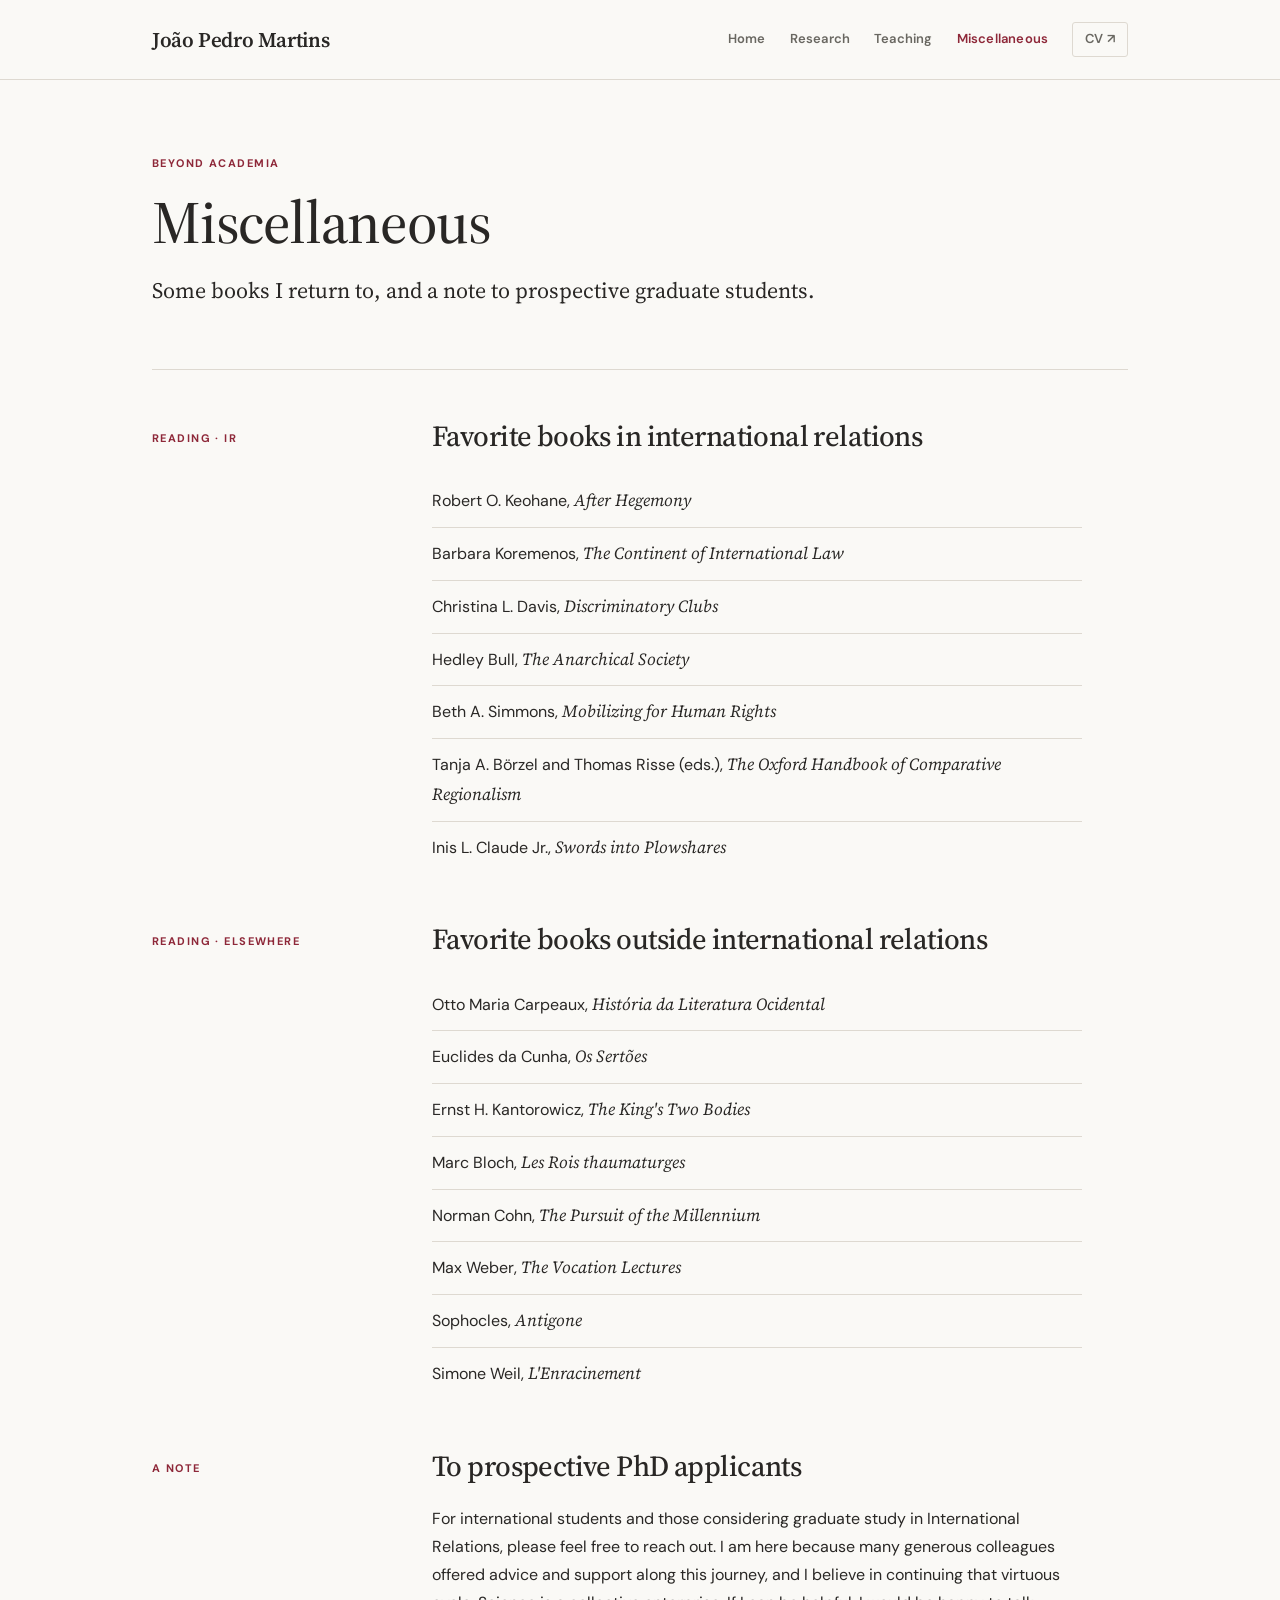
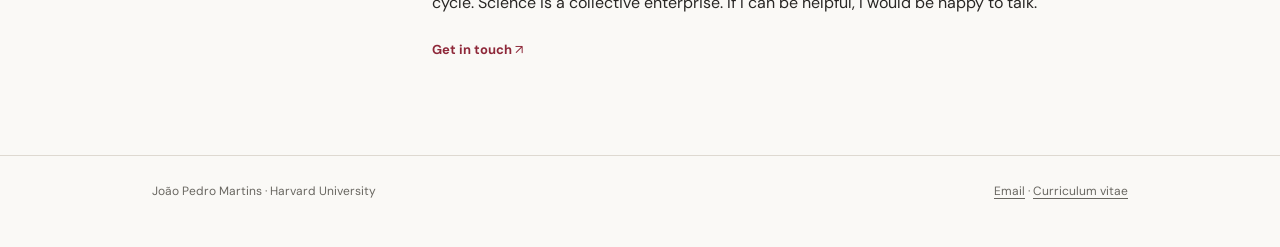
<file: miscellaneous.html>
<!doctype html>
<html lang="en">
<head>
  <meta charset="utf-8">
  <meta name="viewport" content="width=device-width, initial-scale=1">
  <meta name="description" content="Books, background, and miscellaneous interests of João Pedro Martins.">
  <meta name="theme-color" content="#faf9f6">
  <link rel="canonical" href="https://joaopedromartins.com/miscellaneous.html">
  <title>Miscellaneous · João Pedro Martins</title>
  <link rel="stylesheet" href="stylesheets/site-b94f9ae9.css">
</head>
<body>
  <a class="skip-link" href="#main">Skip to content</a>
  <header class="site-header"><div class="site-shell header-inner">
    <a class="wordmark" href="index.html">João Pedro Martins</a>
    <nav class="nav" aria-label="Primary navigation"><a href="index.html">Home</a><a href="research.html">Research</a><a href="teaching.html">Teaching</a><a href="miscellaneous.html" aria-current="page">Miscellaneous</a><a class="cv-link" href="cv_joaopedromartins.pdf">CV ↗</a></nav>
  </div></header>
  <main id="main" class="site-shell">
    <div class="page-heading"><p class="eyebrow">Beyond academia</p><h1>Miscellaneous</h1><p class="lead">Some books I return to, and a note to prospective graduate students.</p></div>
    <section class="content-grid" aria-labelledby="ir-books-title">
      <div class="section-label">Reading · IR</div>
      <div class="prose"><h2 id="ir-books-title">Favorite books in international relations</h2>
      <ul class="reading-list">
        <li>Robert O. Keohane, <em>After Hegemony</em></li>
        <li>Barbara Koremenos, <em>The Continent of International Law</em></li>
        <li>Christina L. Davis, <em>Discriminatory Clubs</em></li>
        <li>Hedley Bull, <em>The Anarchical Society</em></li>
        <li>Beth A. Simmons, <em>Mobilizing for Human Rights</em></li>
        <li>Tanja A. Börzel and Thomas Risse (eds.), <em>The Oxford Handbook of Comparative Regionalism</em></li>
        <li>Inis L. Claude Jr., <em>Swords into Plowshares</em></li>
      </ul></div>
    </section>
    <section class="content-grid" aria-labelledby="other-books-title">
      <div class="section-label">Reading · Elsewhere</div>
      <div class="prose"><h2 id="other-books-title">Favorite books outside international relations</h2>
      <ul class="reading-list">
        <li>Otto Maria Carpeaux, <em>História da Literatura Ocidental</em></li>
        <li>Euclides da Cunha, <em>Os Sertões</em></li>
        <li>Ernst H. Kantorowicz, <em>The King's Two Bodies</em></li>
        <li>Marc Bloch, <em>Les Rois thaumaturges</em></li>
        <li>Norman Cohn, <em>The Pursuit of the Millennium</em></li>
        <li>Max Weber, <em>The Vocation Lectures</em></li>
        <li>Sophocles, <em>Antigone</em></li>
        <li>Simone Weil, <em>L'Enracinement</em></li>
      </ul></div>
    </section>
    <section class="content-grid" aria-labelledby="applicants-title">
      <div class="section-label">A note</div>
      <div class="prose"><h2 id="applicants-title">To prospective PhD applicants</h2>
      <p>For international students and those considering graduate study in International Relations, please feel free to reach out. I am here because many generous colleagues offered advice and support along this journey, and I believe in continuing that virtuous cycle. Science is a collective enterprise. If I can be helpful, I would be happy to talk.</p>
      <a class="text-link" href="mailto:joaopedromartins@g.harvard.edu">Get in touch</a></div>
    </section>
  </main>
  <footer class="site-footer"><div class="site-shell footer-inner"><p>João Pedro Martins · Harvard University</p><p><a href="mailto:joaopedromartins@g.harvard.edu">Email</a> · <a href="cv_joaopedromartins.pdf">Curriculum vitae</a></p></div></footer>
</body>
</html>
</file>
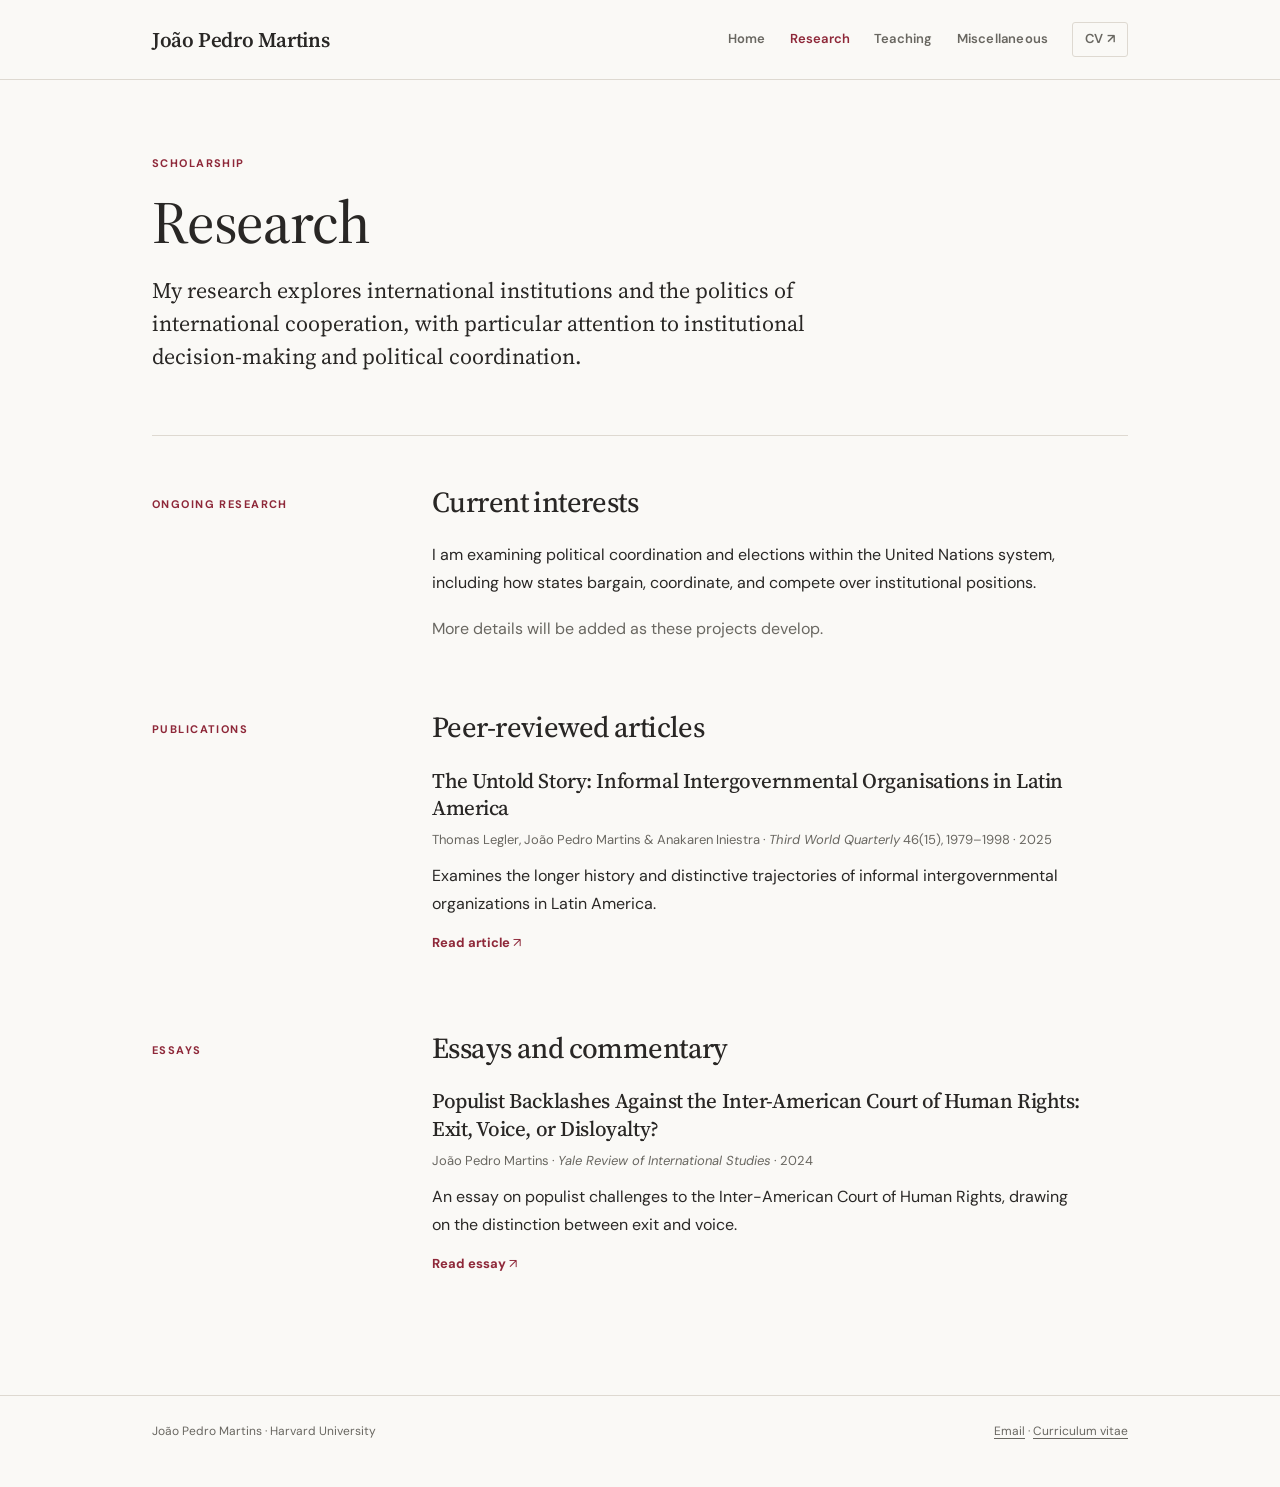
<file: research.html>
<!doctype html>
<html lang="en">
<head>
  <meta charset="utf-8">
  <meta name="viewport" content="width=device-width, initial-scale=1">
  <meta name="description" content="Research and publications by João Pedro Martins, PhD student in Government at Harvard University.">
  <meta name="theme-color" content="#faf9f6">
  <link rel="canonical" href="https://joaopedromartins.com/research.html">
  <title>Research · João Pedro Martins</title>
  <link rel="stylesheet" href="stylesheets/site-b94f9ae9.css">
</head>
<body>
  <a class="skip-link" href="#main">Skip to content</a>
  <header class="site-header"><div class="site-shell header-inner">
    <a class="wordmark" href="index.html">João Pedro Martins</a>
    <nav class="nav" aria-label="Primary navigation"><a href="index.html">Home</a><a href="research.html" aria-current="page">Research</a><a href="teaching.html">Teaching</a><a href="miscellaneous.html">Miscellaneous</a><a class="cv-link" href="cv_joaopedromartins.pdf">CV ↗</a></nav>
  </div></header>
  <main id="main" class="site-shell">
    <div class="page-heading">
      <p class="eyebrow">Scholarship</p><h1>Research</h1>
      <p class="lead">My research explores international institutions and the politics of international cooperation, with particular attention to institutional decision-making and political coordination.</p>
    </div>
    <section class="content-grid" aria-labelledby="ongoing-title">
      <div class="section-label">Ongoing research</div>
      <div class="prose">
        <h2 id="ongoing-title">Current interests</h2>
        <p>I am examining political coordination and elections within the United Nations system, including how states bargain, coordinate, and compete over institutional positions.</p>
        <p class="subtle">More details will be added as these projects develop.</p>
      </div>
    </section>
    <section class="content-grid" aria-labelledby="publication-title">
      <div class="section-label">Publications</div>
      <div class="prose">
        <h2 id="publication-title">Peer-reviewed articles</h2>
        <article class="feature">
          <h3>The Untold Story: Informal Intergovernmental Organisations in Latin America</h3>
          <p class="meta">Thomas Legler, João Pedro Martins &amp; Anakaren Iniestra · <em>Third World Quarterly</em> 46(15), 1979–1998 · 2025</p>
          <p>Examines the longer history and distinctive trajectories of informal intergovernmental organizations in Latin America.</p>
          <a class="text-link" href="https://doi.org/10.1080/01436597.2025.2470999" rel="noopener noreferrer" target="_blank">Read article</a>
        </article>
      </div>
    </section>
    <section class="content-grid" aria-labelledby="commentary-title">
      <div class="section-label">Essays</div>
      <div class="prose">
        <h2 id="commentary-title">Essays and commentary</h2>
        <article class="feature">
          <h3>Populist Backlashes Against the Inter-American Court of Human Rights: Exit, Voice, or Disloyalty?</h3>
          <p class="meta">João Pedro Martins · <em>Yale Review of International Studies</em> · 2024</p>
          <p>An essay on populist challenges to the Inter-American Court of Human Rights, drawing on the distinction between exit and voice.</p>
          <a class="text-link" href="https://yris.yira.org/column/populist-backlashes-against-the-inter-american-court-of-human-rights-exit-voice-or-disloyalty/" rel="noopener noreferrer" target="_blank">Read essay</a>
        </article>
      </div>
    </section>
  </main>
  <footer class="site-footer"><div class="site-shell footer-inner"><p>João Pedro Martins · Harvard University</p><p><a href="mailto:joaopedromartins@g.harvard.edu">Email</a> · <a href="cv_joaopedromartins.pdf">Curriculum vitae</a></p></div></footer>
</body>
</html>
</file>
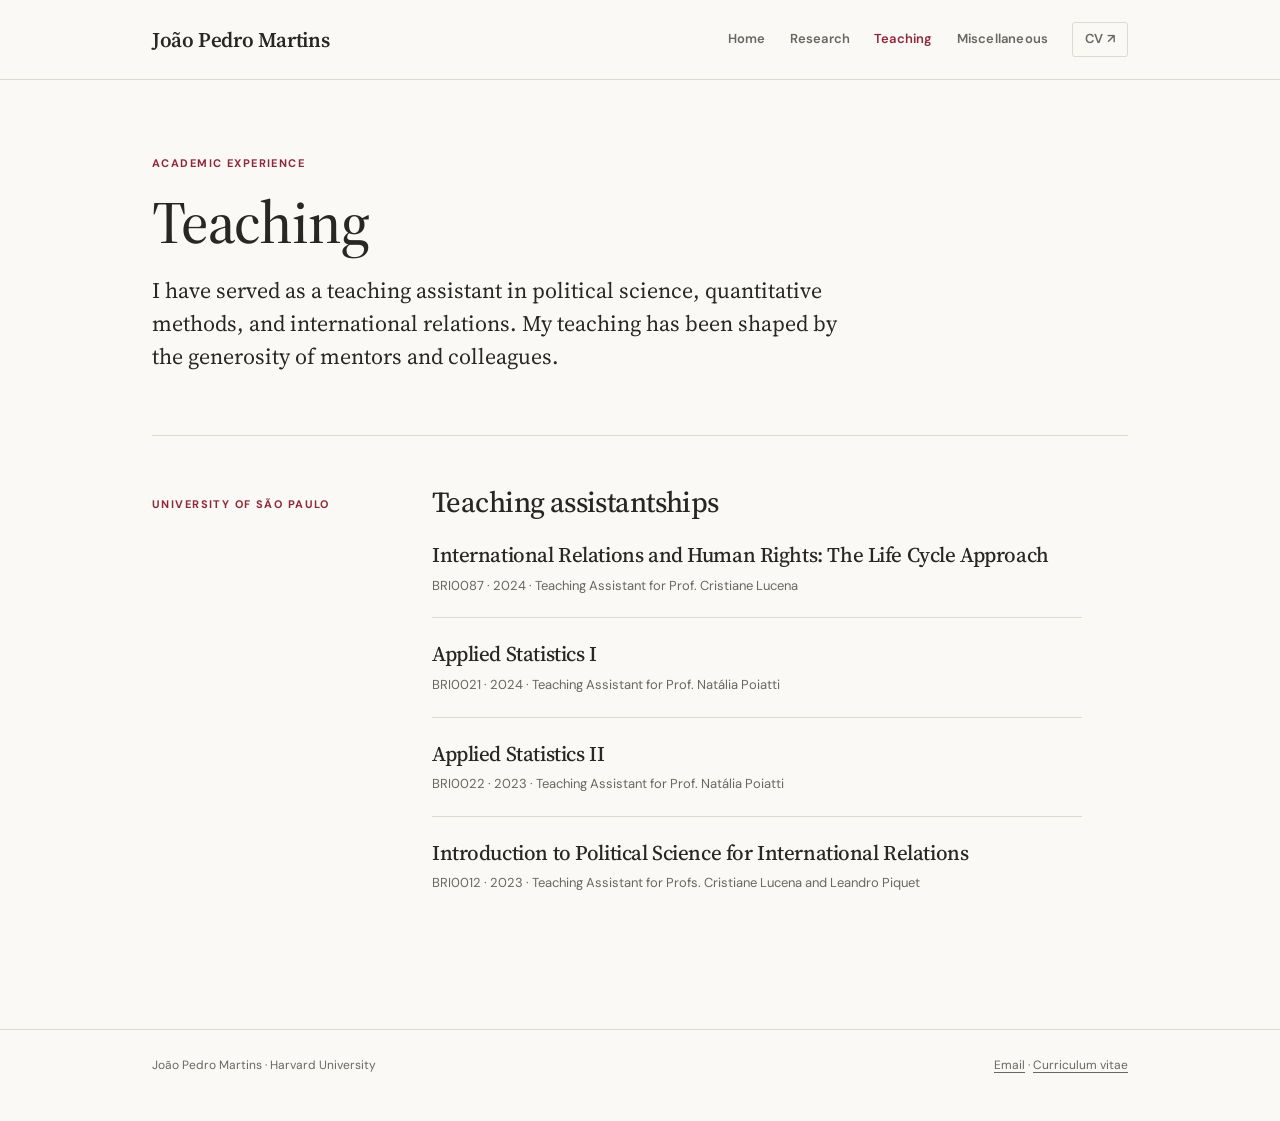
<file: teaching.html>
<!doctype html>
<html lang="en">
<head>
  <meta charset="utf-8">
  <meta name="viewport" content="width=device-width, initial-scale=1">
  <meta name="description" content="Teaching experience of João Pedro Martins, PhD student in Government at Harvard University.">
  <meta name="theme-color" content="#faf9f6">
  <link rel="canonical" href="https://joaopedromartins.com/teaching.html">
  <title>Teaching · João Pedro Martins</title>
  <link rel="stylesheet" href="stylesheets/site-b94f9ae9.css">
</head>
<body>
  <a class="skip-link" href="#main">Skip to content</a>
  <header class="site-header"><div class="site-shell header-inner">
    <a class="wordmark" href="index.html">João Pedro Martins</a>
    <nav class="nav" aria-label="Primary navigation"><a href="index.html">Home</a><a href="research.html">Research</a><a href="teaching.html" aria-current="page">Teaching</a><a href="miscellaneous.html">Miscellaneous</a><a class="cv-link" href="cv_joaopedromartins.pdf">CV ↗</a></nav>
  </div></header>
  <main id="main" class="site-shell">
    <div class="page-heading"><p class="eyebrow">Academic experience</p><h1>Teaching</h1><p class="lead">I have served as a teaching assistant in political science, quantitative methods, and international relations. My teaching has been shaped by the generosity of mentors and colleagues.</p></div>
    <section class="content-grid" aria-labelledby="usp-title">
      <div class="section-label">University of São Paulo</div>
      <div class="prose">
        <h2 id="usp-title">Teaching assistantships</h2>
        <ul class="item-list">
          <li><h3>International Relations and Human Rights: The Life Cycle Approach</h3><p class="meta">BRI0087 · 2024 · Teaching Assistant for Prof. Cristiane Lucena</p></li>
          <li><h3>Applied Statistics I</h3><p class="meta">BRI0021 · 2024 · Teaching Assistant for Prof. Natália Poiatti</p></li>
          <li><h3>Applied Statistics II</h3><p class="meta">BRI0022 · 2023 · Teaching Assistant for Prof. Natália Poiatti</p></li>
          <li><h3>Introduction to Political Science for International Relations</h3><p class="meta">BRI0012 · 2023 · Teaching Assistant for Profs. Cristiane Lucena and Leandro Piquet</p></li>
        </ul>
      </div>
    </section>
  </main>
  <footer class="site-footer"><div class="site-shell footer-inner"><p>João Pedro Martins · Harvard University</p><p><a href="mailto:joaopedromartins@g.harvard.edu">Email</a> · <a href="cv_joaopedromartins.pdf">Curriculum vitae</a></p></div></footer>
</body>
</html>
</file>
<file: stylesheets/site-b94f9ae9.css>
@import url('https://fonts.googleapis.com/css2?family=DM+Sans:wght@400;500;600;700&family=Source+Serif+4:opsz,wght@8..60,400;8..60,500;8..60,600&display=swap');

:root {
  --paper: #faf9f6;
  --ink: #292725;
  --muted: #696761;
  --line: #ded9d1;
  --accent: #8e2839;
  --accent-hover: #641c29;
  --serif: 'Source Serif 4', Georgia, 'Times New Roman', serif;
  --sans: 'DM Sans', system-ui, -apple-system, sans-serif;
}
* { box-sizing: border-box; }
html { scroll-behavior: smooth; }
body { margin: 0; background: var(--paper); color: var(--ink); font: 16px/1.75 var(--sans); -webkit-font-smoothing: antialiased; }
a { color: var(--accent); text-decoration-thickness: 1px; text-underline-offset: 3px; }
a:hover { color: var(--accent-hover); }
a:focus-visible { outline: 2px solid var(--accent); outline-offset: 4px; border-radius: 2px; }
.skip-link { position: absolute; top: -4rem; left: 1rem; padding: .4rem .75rem; background: var(--ink); color: #fff; z-index: 100; }
.skip-link:focus { top: .6rem; }
.site-shell { max-width: 1060px; margin: 0 auto; padding-inline: 42px; }
.site-header { border-bottom: 1px solid var(--line); }
.header-inner { display: flex; align-items: center; justify-content: space-between; gap: 24px; padding-top: 22px; padding-bottom: 22px; }
.wordmark { font: 600 21px/1.1 var(--serif); letter-spacing: -.018em; color: var(--ink); text-decoration: none; white-space: nowrap; }
.nav { display: flex; align-items: center; flex-wrap: wrap; gap: 12px 24px; }
.nav a { font-size: 13px; font-weight: 600; text-decoration: none; color: var(--muted); letter-spacing: .015em; }
.nav a:hover, .nav a[aria-current='page'] { color: var(--accent); }
.nav .cv-link { border: 1px solid var(--line); padding: 5px 12px; border-radius: 3px; }
.nav .cv-link:hover { border-color: var(--accent); }
main { padding-bottom: 92px; }
.hero { display: grid; grid-template-columns: minmax(0, 1fr) 255px; gap: 72px; align-items: center; padding: 82px 0 74px; border-bottom: 1px solid var(--line); }
.eyebrow { margin: 0 0 16px; color: var(--accent); font-weight: 700; text-transform: uppercase; letter-spacing: .13em; font-size: 11px; }
h1, h2, h3, h4 { font-family: var(--serif); font-weight: 500; letter-spacing: -.02em; color: var(--ink); }
h1 { font-size: clamp(40px, 5vw, 60px); line-height: 1.12; margin: 0 0 24px; }
h2 { font-size: 29px; line-height: 1.25; margin: 0 0 21px; }
h3 { font-size: 21px; line-height: 1.3; margin: 0 0 6px; }
.lead { font: 400 clamp(21px, 2.3vw, 26px)/1.5 var(--serif); margin: 0 0 20px; max-width: 670px; }
p { margin: 0 0 18px; }
address { font-style: normal; }
.prose { overflow-wrap: anywhere; }
.hero .intro { max-width: 670px; }
.hero .intro p:last-child { margin-bottom: 0; }
.portrait { margin: 0; }
.portrait img { display: block; width: 100%; height: auto; aspect-ratio: 3/4; object-fit: cover; object-position: center 25%; border-radius: 2px; border: 1px solid var(--line); }
.portrait figcaption { margin-top: 10px; color: var(--muted); font-size: 11px; text-align: right; }
.content-grid { display: grid; grid-template-columns: 210px minmax(0, 1fr); gap: 70px; padding: 48px 0 0; }
.section-label { font-size: 11px; color: var(--accent); font-weight: 700; letter-spacing: .13em; text-transform: uppercase; padding-top: 11px; }
.prose { max-width: 650px; }
.prose p { margin-bottom: 18px; }
.subtle { color: var(--muted); }
.feature { margin: 0 0 28px; padding: 0 0 26px; border-bottom: 1px solid var(--line); }
.feature:last-child { border-bottom: 0; margin-bottom: 0; }
.meta { color: var(--muted); font-size: 13px; margin-top: 3px; margin-bottom: 10px; }
.feature p { margin: 8px 0 10px; }
.text-link { text-decoration: none; font-weight: 700; font-size: 13px; }
.text-link::after { content: ' ↗'; font-weight: 400; }
.page-heading { padding: 74px 0 42px; border-bottom: 1px solid var(--line); }
.page-heading h1 { margin-bottom: 18px; }
.page-heading p { max-width: 700px; }
.page-heading .lead { font-size: 22px; }
.item-list { list-style: none; padding: 0; margin: 0; }
.item-list li { margin: 0 0 22px; padding-bottom: 20px; border-bottom: 1px solid var(--line); }
.item-list li:last-child { border: 0; }
.item-list p { margin: 0; }
.reading-list { list-style: none; padding: 0; margin: 0; }
.reading-list li { border-bottom: 1px solid var(--line); padding: 11px 0; }
.reading-list li:last-child { border-bottom: 0; }
.reading-list em { font-family: var(--serif); font-size: 17px; }
.site-footer { border-top: 1px solid var(--line); padding: 25px 0 45px; }
.footer-inner { display: flex; justify-content: space-between; gap: 20px; flex-wrap: wrap; color: var(--muted); font-size: 12px; }
.footer-inner p { margin: 0; }
.footer-inner a { color: var(--muted); }
.footer-inner a:hover { color: var(--accent); }
@media (max-width: 850px) {
  .site-shell { padding-inline: 26px; }
  .header-inner { align-items: flex-start; flex-direction: column; gap: 18px; }
  .hero { grid-template-columns: minmax(0, 1fr) 205px; gap: 36px; }
  .content-grid { grid-template-columns: 150px minmax(0, 1fr); gap: 38px; }
}
@media (max-width: 620px) {
  .site-shell { padding-inline: 22px; }
  .header-inner { align-items: flex-start; flex-direction: column; gap: 18px; padding: 20px 22px; }
  .nav { column-gap: 20px; row-gap: 10px; }
  .nav a { font-size: 12px; }
  .hero { padding: 50px 0 46px; grid-template-columns: 1fr; gap: 30px; }
  .portrait { max-width: 210px; }
  .portrait figcaption { text-align: left; }
  .content-grid { grid-template-columns: 1fr; gap: 13px; padding: 34px 0 0; }
  .section-label { padding-top: 0; }
  .page-heading { padding: 50px 0 34px; }
  h1 { font-size: 42px; }
  h2 { font-size: 27px; }
  main { padding-bottom: 60px; }
}
@media (prefers-reduced-motion: reduce) { html { scroll-behavior: auto; } }
@media print { .site-header .nav, .portrait { display: none; } body { background: #fff; font-size: 12pt; } .site-shell { max-width: none; padding: 0; } .hero { display: block; } }
</file>
